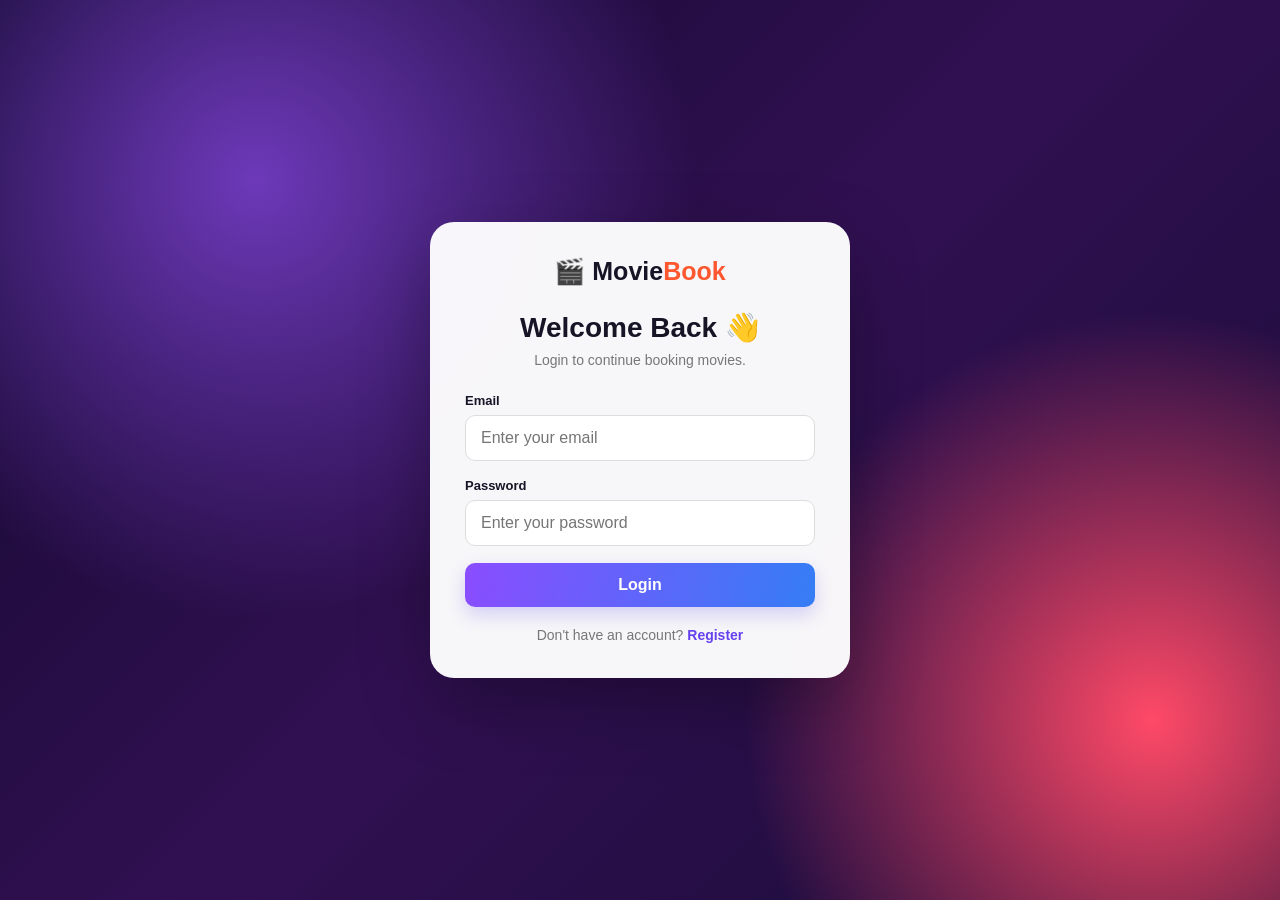
<file: index.html>
<!DOCTYPE html>
<html lang="en">
<head>
    <meta charset="UTF-8">
    <meta
        name="viewport"
        content="width=device-width, initial-scale=1.0">
    <title>MovieBook</title>
    <link rel="stylesheet" href="style.css">
</head>

<body>

<header class="navbar">

    <div class="logo">
        🎬 Movie<span>Book</span>
    </div>

    <nav>
        <a href="#home">Home</a>
        <a href="#movies">Movies</a>
        <a href="#bookings">My Bookings</a>
    </nav>

    <div class="nav-actions">

        <span id="userName"></span>

        <button id="themeBtn">
            🌙
        </button>

        <button
            id="logoutBtn"
            class="logout-btn">
            Logout
        </button>
        
    </div>

</header>


<main>

<!-- HERO -->

<section
    id="home"
    class="hero"
>

    <div class="hero-content">

        <p class="small-title">
            ✨ PREMIUM CINEMA EXPERIENCE
        </p>

        <h1>
            Dream Movies.
            <br>
            Premium Seats.
            <br>
            <span>Unforgettable Moments.</span>
        </h1>

        <p>
            Book your favourite movie,
            choose your perfect seat
            and enjoy the magic.
        </p>

        <button
            id="exploreBtn"
            class="primary-btn"
        >
            Explore Movies →
        </button>

    </div>

</section>


<!-- MOVIES -->

<section
    id="movies"
    class="section"
>

    <div class="section-header">

        <div>

            <p class="small-title">
                NOW SHOWING
            </p>

            <h2>Choose Your Movie</h2>

        </div>

        <input
            id="searchInput"
            type="text"
            placeholder="🔍 Search movie..."
        >

    </div>


    <div class="filters">

        <button
            class="filter-btn active"
            data-genre="All"
        >
            All
        </button>

        <button
            class="filter-btn"
            data-genre="Action"
        >
            Action
        </button>

        <button
            class="filter-btn"
            data-genre="Drama"
        >
            Drama
        </button>

        <button
            class="filter-btn"
            data-genre="Comedy"
        >
            Comedy
        </button>

        <button
            class="filter-btn"
            data-genre="Sci-Fi"
        >
            Sci-Fi
        </button>

    </div>


    <div
        id="movieContainer"
        class="movie-container"
    ></div>

</section>


<!-- BOOKING -->

<section
    id="bookingSection"
    class="section hidden"
>

    <div class="booking-top">

        <button
            id="backBtn"
            class="back-btn"
        >
            ← Back
        </button>

        <h2>Book Your Ticket</h2>

    </div>


    <div class="booking-layout">

        <div class="booking-main">

            <div
                id="selectedMovieInfo"
                class="selected-movie-info"
            ></div>


            <!-- DATE -->

            <div class="booking-box">

                <h3>Select Date</h3>

                <div
                    id="dateContainer"
                    class="date-container"
                ></div>

            </div>


            <!-- THEATRE -->

            <div class="booking-box">

                <h3>Select Theatre</h3>

                <div
                    id="theatreContainer"
                    class="theatre-container"
                ></div>

            </div>


            <!-- TIME -->

            <div class="booking-box">

                <h3>Select Show Time</h3>

                <div
                    id="timeContainer"
                    class="time-container"
                ></div>

            </div>


            <!-- SEATS -->

            <div class="booking-box">

                <div class="seat-header">

                    <h3>Select Seats</h3>

                    <div class="seat-legend">

                        <span>
                            <i class="available"></i>
                            Available
                        </span>

                        <span>
                            <i class="selected"></i>
                            Selected
                        </span>

                        <span>
                            <i class="booked"></i>
                            Booked
                        </span>

                    </div>

                </div>


                <div class="screen">
                    SCREEN
                </div>


                <div
                    id="seatContainer"
                    class="seat-container"
                ></div>

            </div>

        </div>


        <!-- SUMMARY -->

        <aside class="booking-summary">

            <h3>🎟️ Booking Summary</h3>

            <div id="summaryContent">

                <p>
                    Select your movie and seats.
                </p>

            </div>

            <button
                id="bookBtn"
                class="primary-btn full-btn"
            >
                Confirm Booking
            </button>

        </aside>

    </div>

</section>


<!-- BOOKINGS -->

<section
    id="bookings"
    class="section"
>

    <div class="section-header">

        <div>

            <p class="small-title">
                YOUR HISTORY
            </p>

            <h2>My Bookings</h2>

        </div>

        <button
            id="clearBookingsBtn"
            class="danger-btn"
        >
            Clear All
        </button>

    </div>


    <div
        id="bookingHistory"
        class="booking-history"
    ></div>

</section>

</main>


<div
    id="toast"
    class="toast"
>

    <span id="toastMessage"></span>

</div>


<script
    type="module"
    src="./js/app.js"
></script>

</body>
</html>
</file>
<file: style.css>
* {
    margin: 0;
    padding: 0;
    box-sizing: border-box;
}


html {
    scroll-behavior: smooth;
}


body {
    font-family:
        Arial,
        Helvetica,
        sans-serif;

    background:
        linear-gradient(
            135deg,
            #f8f5ff,
            #eeeaff,
            #f8f4ff
        );

    color: #171426;

    min-height: 100vh;

    transition:
        background .3s,
        color .3s;
}


button,
input {
    font: inherit;
}


button {
    cursor: pointer;
}


/* NAVBAR */

.navbar {

    width: calc(100% - 32px);

    margin: 16px auto;

    padding: 14px 24px;

    background:
        linear-gradient(
            110deg,
            #17112e,
            #281650,
            #18132e
        );

    border-radius: 16px;

    display: flex;

    align-items: center;

    justify-content: space-between;

    color: white;

    position: sticky;

    top: 12px;

    z-index: 100;

    box-shadow:
        0 12px 30px
        rgba(35, 20, 70, .22);
}


.logo {

    font-size: 25px;

    font-weight: 800;
}


.logo span,
.auth-logo span {
    color: #ff572f;
}


.navbar nav {

    display: flex;

    gap: 30px;
}


.navbar nav a {

    color: white;

    text-decoration: none;

    font-size: 14px;

    transition: .25s;
}


.navbar nav a:hover {
    color: #ffc928;
}


.nav-actions {

    display: flex;

    align-items: center;

    gap: 12px;
}


#userName {
    font-size: 14px;
}


#themeBtn {

    border: 0;

    background: transparent;

    color: white;

    font-size: 22px;

    padding: 5px;
}


.logout-btn {

    border: 0;

    padding: 10px 18px;

    border-radius: 8px;

    background: #ff4039;

    color: white;

    font-weight: 600;

    transition: .25s;
}


.logout-btn:hover {
    transform: translateY(-2px);
}


/* HERO */

.hero {

    max-width: 1250px;

    min-height: 390px;

    margin: 22px auto;

    border-radius: 24px;

    overflow: hidden;

    display: flex;

    align-items: center;

    padding: 55px;

    position: relative;

    color: white;

    background:

        radial-gradient(
            circle at 85% 25%,
            #ffbd48 0,
            transparent 20%
        ),

        radial-gradient(
            circle at 20% 100%,
            #ff416c 0,
            transparent 35%
        ),

        linear-gradient(
            115deg,
            #130d35,
            #32125e,
            #79265e,
            #e45d48
        );

    box-shadow:
        0 20px 50px
        rgba(61, 27, 100, .25);
}


.hero::after {

    content: "";

    position: absolute;

    width: 280px;

    height: 280px;

    right: 8%;

    top: 40px;

    border-radius: 50%;

    background:
        rgba(255, 255, 255, .08);

    filter: blur(5px);
}


.hero-content {

    max-width: 650px;

    position: relative;

    z-index: 1;
}


.small-title {

    color: #7652ff;

    font-size: 12px;

    font-weight: 800;

    letter-spacing: 1.5px;

    margin-bottom: 10px;
}


.hero .small-title {
    color: #ffd23f;
}


.hero h1 {

    font-size: 47px;

    line-height: 1.05;

    margin-bottom: 18px;
}


.hero h1 span {

    color: #ffc928;

}


.hero p:not(.small-title) {

    max-width: 560px;

    line-height: 1.6;

    color: #eee8ff;

    margin-bottom: 25px;
}


/* BUTTON */

.primary-btn {

    border: 0;

    border-radius: 10px;

    padding: 13px 25px;

    color: white;

    font-weight: 700;

    background:
        linear-gradient(
            100deg,
            #8a4dff,
            #357df5
        );

    box-shadow:
        0 8px 18px
        rgba(85, 75, 230, .22);

    transition:
        transform .25s,
        box-shadow .25s;
}


.primary-btn:hover {

    transform:
        translateY(-3px);

    box-shadow:
        0 14px 25px
        rgba(85, 75, 230, .3);
}


/* SECTIONS */

.section {

    max-width: 1250px;

    margin: 30px auto;

    padding: 25px;
}


.section-header {

    display: flex;

    justify-content: space-between;

    align-items: center;

    margin-bottom: 22px;
}


.section-header h2 {

    font-size: 30px;
}


#searchInput {

    width: 250px;

    padding: 12px 16px;

    border: 1px solid #ddd8ed;

    border-radius: 12px;

    outline: none;

    background: white;

    transition: .25s;
}


#searchInput:focus {

    border-color: #7950ff;

    box-shadow:
        0 0 0 4px
        rgba(121, 80, 255, .1);
}


/* FILTER */

.filters {

    display: flex;

    gap: 10px;

    margin-bottom: 22px;

    flex-wrap: wrap;
}


.filter-btn {

    padding: 9px 20px;

    border: 1px solid #ddd8ed;

    border-radius: 30px;

    background: white;

    color: #342b55;

    transition: .25s;
}


.filter-btn:hover,
.filter-btn.active {

    background:
        linear-gradient(
            100deg,
            #7045ff,
            #4b7df8
        );

    color: white;

    border-color: transparent;

    transform:
        translateY(-2px);
}


/* MOVIE CARDS */

.movie-container {

    display: grid;

    grid-template-columns:
        repeat(3, 1fr);

    gap: 25px;
}


.movie-card {

    overflow: hidden;

    background: white;

    border-radius: 20px;

    box-shadow:
        0 12px 30px
        rgba(50, 30, 90, .1);

    transition:
        transform .3s,
        box-shadow .3s;
}


.movie-card:hover {

    transform:
        translateY(-7px);

    box-shadow:
        0 20px 40px
        rgba(50, 30, 90, .18);
}


.movie-card img {

    width: 100%;

    height: 205px;

    object-fit: cover;

    display: block;
}


.movie-info {

    padding: 18px;
}


.movie-info h3 {

    font-size: 21px;

    margin-bottom: 10px;
}


.movie-meta {

    display: flex;

    justify-content: space-between;

    color: #7550ff;

    font-size: 13px;

    margin-bottom: 13px;
}


.movie-info p {

    color: #555;

    font-size: 14px;

    margin-bottom: 15px;
}


.movie-info .primary-btn {

    width: 100%;
}


/* BOOKING */

.booking-top {

    display: flex;

    align-items: center;

    gap: 20px;

    margin-bottom: 25px;
}


.booking-top h2 {
    font-size: 30px;
}


.back-btn {

    border: 0;

    background: transparent;

    font-weight: 600;
}


.booking-layout {

    display: grid;

    grid-template-columns:
        minmax(0, 2fr)
        340px;

    gap: 25px;

    align-items: start;
}


.booking-main {

    display: flex;

    flex-direction: column;

    gap: 22px;
}


.selected-movie-info {

    padding: 20px;

    border-radius: 20px;

    background:
        linear-gradient(
            110deg,
            #201343,
            #3b1d69
        );

    color: white;

    display: flex;

    align-items: center;

    gap: 20px;

    box-shadow:
        0 15px 35px
        rgba(42, 19, 79, .2);
}


.selected-movie-info img {

    width: 95px;

    height: 120px;

    object-fit: cover;

    border-radius: 12px;
}


.selected-movie-info h2 {

    margin-bottom: 5px;
}


.selected-movie-info .small-title {

    color: #ffc928;

    margin-bottom: 4px;
}


.booking-box,
.booking-summary {

    background: white;

    border-radius: 20px;

    padding: 25px;

    box-shadow:
        0 10px 28px
        rgba(50, 30, 90, .08);
}


.booking-box h3 {

    margin-bottom: 18px;
}


/* DATE */

.date-container,
.time-container {

    display: flex;

    gap: 10px;

    flex-wrap: wrap;
}


.date-container button,
.time-container button {

    border: 1px solid #ddd;

    background: white;

    border-radius: 10px;

    padding: 12px 18px;

    transition: .25s;
}


.date-container button:hover,
.time-container button:hover,
.date-container button.active,
.time-container button.active {

    background: #ff4039;

    color: white;

    border-color: #ff4039;

    transform:
        translateY(-2px);
}


/* THEATRE */

.theatre-container {

    display: flex;

    flex-direction: column;

    gap: 10px;
}


.theatre-container button {

    border: 1px solid #ddd;

    background: white;

    border-radius: 10px;

    padding: 14px;

    display: flex;

    justify-content: space-between;

    transition: .25s;
}


.theatre-container button:hover,
.theatre-container button.active {

    border-color: #7650ff;

    box-shadow:
        0 0 0 2px
        rgba(118, 80, 255, .1);

    transform:
        translateX(3px);
}


/* SEATS */

.seat-header {

    display: flex;

    justify-content: space-between;

    align-items: center;

    gap: 15px;
}


.seat-legend {

    display: flex;

    gap: 12px;

    font-size: 12px;
}


.seat-legend span {

    display: flex;

    align-items: center;

    gap: 5px;
}


.seat-legend i {

    width: 13px;

    height: 13px;

    border-radius: 3px;

    display: inline-block;
}


.available {
    background: #ddd;
}


.selected {
    background: #ff4039;
}


.booked {
    background: #444;
}


.screen {

    width: 75%;

    height: 28px;

    margin: 30px auto;

    text-align: center;

    padding: 7px;

    background: #ddd;

    border-radius:
        50% 50% 8px 8px;

    font-size: 11px;
}


.seat-container {

    display: flex;

    flex-direction: column;

    gap: 9px;
}


.seat-row {

    display: flex;

    justify-content: center;

    gap: 8px;

    align-items: center;
}


.seat-row strong {

    width: 22px;

    text-align: center;
}


.seat {

    width: 38px;

    height: 36px;

    border: 0;

    border-radius: 7px;

    background: #ddd;

    transition: .2s;
}


.seat:hover {

    transform:
        translateY(-2px);

    background: #cfc8ff;
}


.seat.selected {

    background: #ff4039;

    color: white;
}


.seat.booked {

    background: #444;

    color: white;

    cursor: not-allowed;
}


/* SUMMARY */

.booking-summary {

    position: sticky;

    top: 90px;
}


.booking-summary h3 {

    margin-bottom: 15px;
}


.summary-row {

    display: flex;

    justify-content: space-between;

    gap: 15px;

    padding: 13px 0;

    border-bottom: 1px solid #eee;

    font-size: 14px;
}


.summary-row strong {

    text-align: right;
}


.total {

    margin-top: 20px;

    color: #241548;
}


.full-btn {

    width: 100%;

    margin-top: 18px;
}


/* HISTORY */

.booking-history {

    display: flex;

    flex-direction: column;

    gap: 15px;
}


.booking-card {

    background: white;

    padding: 20px;

    border-radius: 16px;

    display: flex;

    justify-content: space-between;

    gap: 20px;

    box-shadow:
        0 8px 25px
        rgba(50, 30, 90, .08);

    transition: .25s;
}


.booking-card:hover {

    transform:
        translateY(-3px);
}


.booking-card h3 {
    margin-bottom: 10px;
}


.booking-card p {

    font-size: 14px;

    color: #666;

    margin-top: 5px;
}


.booking-right {

    display: flex;

    flex-direction: column;

    align-items: flex-end;

    gap: 15px;
}


.booking-right strong {

    font-size: 20px;

    color: #5b36d6;
}


.cancel-btn,
.danger-btn {

    border: 0;

    border-radius: 8px;

    padding: 9px 15px;

    background: #ff4039;

    color: white;

    font-weight: 600;
}


.empty-bookings {

    text-align: center;

    background: white;

    border-radius: 20px;

    padding: 55px;

    box-shadow:
        0 8px 25px
        rgba(50, 30, 90, .08);
}


.empty-bookings div {

    font-size: 45px;

    margin-bottom: 12px;
}


.empty-bookings p {

    color: #777;

    margin-top: 8px;
}


/* LOGIN */

.login-body {

    min-height: 100vh;

    display: flex;

    align-items: center;

    justify-content: center;

    background:
        radial-gradient(
            circle at 20% 20%,
            #6d39b9,
            transparent 35%
        ),

        radial-gradient(
            circle at 90% 80%,
            #ff4967,
            transparent 30%
        ),

        linear-gradient(
            135deg,
            #11082c,
            #311052,
            #170c35
        );
}


.login-page {

    width: 100%;

    padding: 20px;
}


.auth-container {

    width: 420px;

    max-width: 100%;

    margin: auto;

    padding: 35px;

    border-radius: 24px;

    background:
        rgba(255,255,255,.96);

    box-shadow:
        0 25px 70px
        rgba(0,0,0,.3);
}


.auth-form {

    display: flex;

    flex-direction: column;
}


.auth-logo {

    text-align: center;

    font-size: 25px;

    font-weight: 800;

    margin-bottom: 25px;
}


.auth-form h2 {

    text-align: center;

    font-size: 28px;

    margin-bottom: 8px;
}


.auth-subtitle {

    text-align: center;

    color: #777;

    font-size: 14px;

    margin-bottom: 25px;
}


.input-group {

    display: flex;

    flex-direction: column;

    gap: 7px;

    margin-bottom: 17px;
}


.input-group label {

    font-size: 13px;

    font-weight: 700;
}


.input-group input {

    padding: 13px 15px;

    border-radius: 10px;

    border: 1px solid #ddd;

    outline: none;

    transition: .25s;
}


.input-group input:focus {

    border-color: #7650ff;

    box-shadow:
        0 0 0 4px
        rgba(118,80,255,.1);
}


.auth-btn {
    width: 100%;
}


.switch-text {

    text-align: center;

    margin-top: 20px;

    color: #777;

    font-size: 14px;
}


.switch-text button {

    border: 0;

    background: transparent;

    color: #6541ef;

    font-weight: 700;
}


/* TOAST */

.toast {

    position: fixed;

    left: 50%;

    bottom: 25px;

    transform:
        translate(-50%, 100px);

    padding: 13px 22px;

    border-radius: 10px;

    background: #211536;

    color: white;

    opacity: 0;

    transition: .3s;

    z-index: 500;
}


.toast.show {

    opacity: 1;

    transform:
        translate(-50%, 0);
}


.hidden {
    display: none !important;
}


.empty {

    grid-column: 1 / -1;

    text-align: center;

    padding: 40px;
}


/* DARK MODE */

body.dark {

    background:
        linear-gradient(
            135deg,
            #100c1d,
            #171029,
            #0e0b18
        );

    color: white;
}


body.dark .section,
body.dark .booking-box,
body.dark .booking-summary,
body.dark .movie-card,
body.dark .booking-card,
body.dark .empty-bookings {

    color: white;
}


body.dark .movie-card,
body.dark .booking-box,
body.dark .booking-summary,
body.dark .booking-card,
body.dark .empty-bookings,
body.dark #searchInput,
body.dark .filter-btn,
body.dark .date-container button,
body.dark .time-container button,
body.dark .theatre-container button {

    background: #211a31;

    border-color: #3a304c;

    color: white;
}


body.dark .movie-info p,
body.dark .booking-card p {

    color: #bbb;
}


body.dark .summary-row {

    border-color: #3a304c;
}


/* RESPONSIVE */

@media (max-width: 900px) {

    .movie-container {

        grid-template-columns:
            repeat(2, 1fr);

    }


    .booking-layout {

        grid-template-columns: 1fr;

    }


    .booking-summary {

        position: static;

    }

}


@media (max-width: 650px) {

    .navbar {

        flex-wrap: wrap;

        gap: 15px;

    }


    .navbar nav {

        order: 3;

        width: 100%;

        justify-content: center;

    }


    .hero {

        margin: 15px;

        padding: 35px 25px;

        min-height: 400px;

    }


    .hero h1 {

        font-size: 34px;

    }


    .section {

        padding: 18px;

    }


    .section-header {

        align-items: flex-start;

        flex-direction: column;

        gap: 15px;

    }


    #searchInput {

        width: 100%;

    }


    .movie-container {

        grid-template-columns: 1fr;

    }


    .selected-movie-info {

        align-items: flex-start;

    }


    .seat {

        width: 31px;

        height: 31px;

    }


    .seat-row {

        gap: 5px;

    }


    .booking-card {

        flex-direction: column;

    }


    .booking-right {

        align-items: flex-start;

    }

}
</file>
